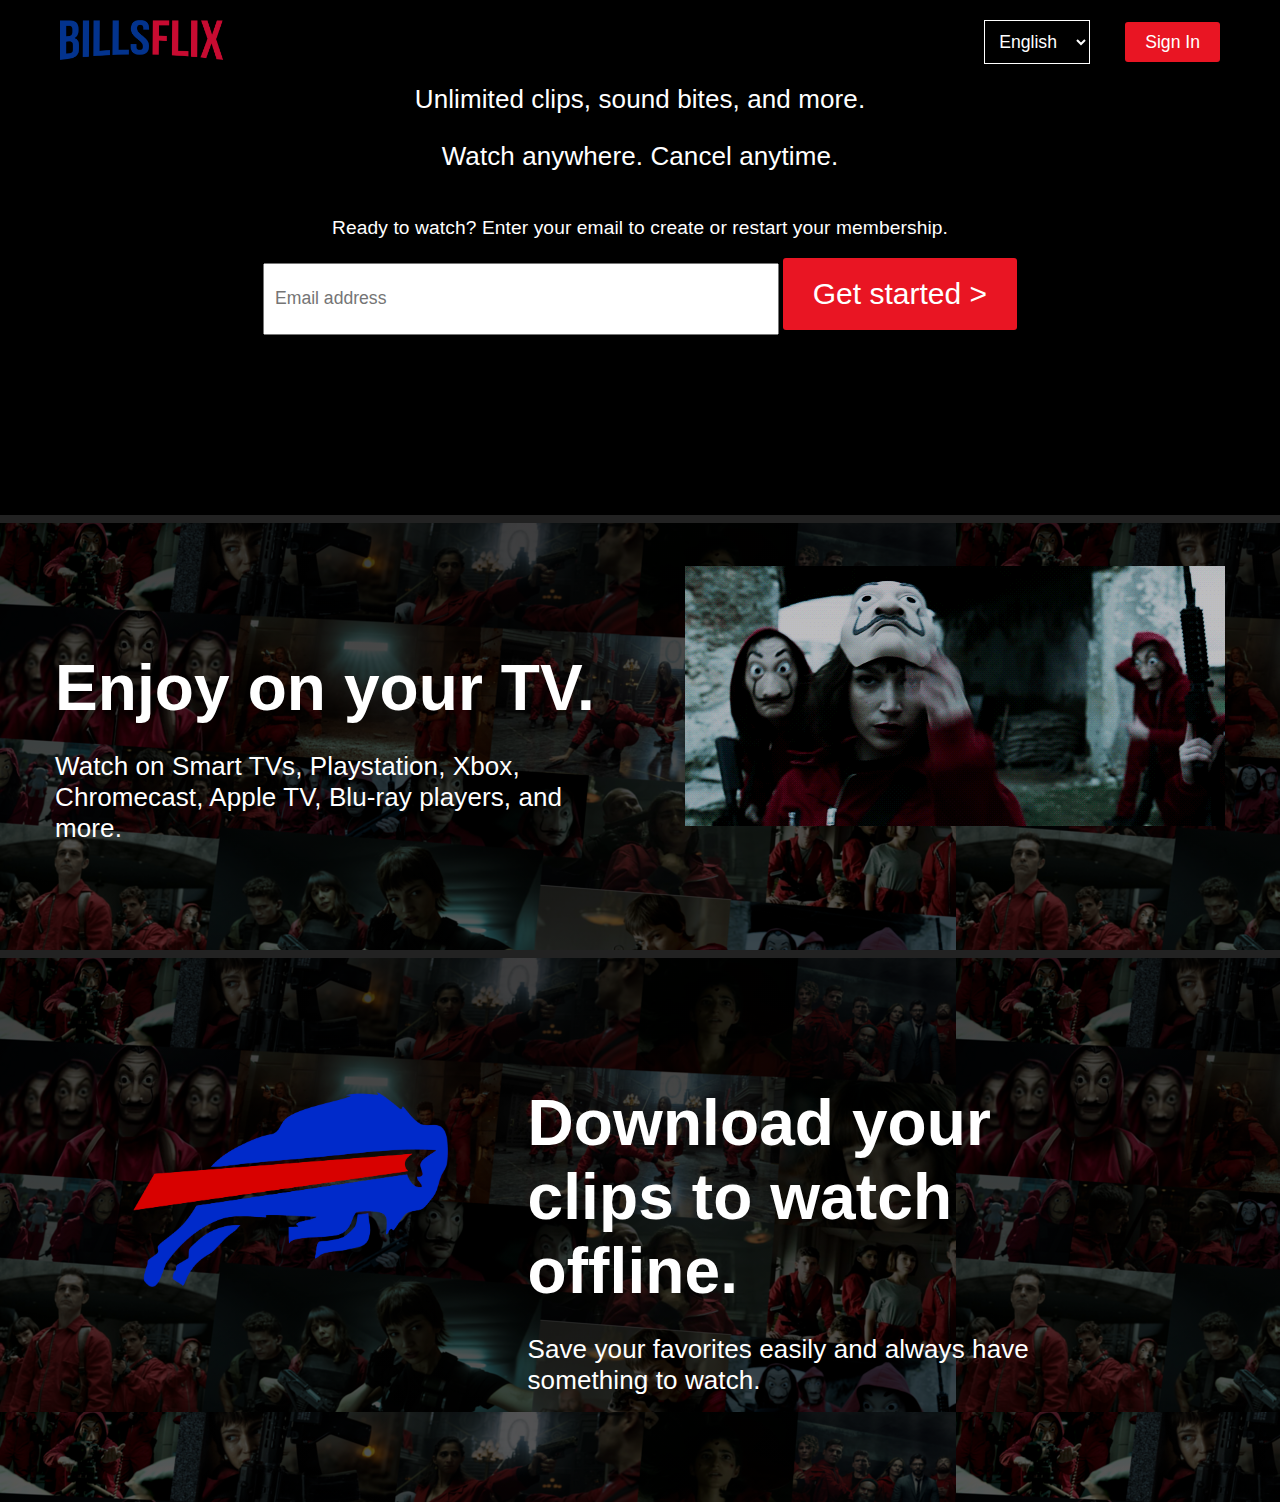
<file: index.html>
<!DOCTYPE html>
<html lang="en">
  <head>
    <meta charset="utf-8" />
    <title>“Billsflix - Watch Bills Clips Online”</title>
    <link rel="stylesheet" type="text/css" href="css/styles.css" />
    <link rel="stylesheet" type="text/css" href="css/imported.css" />
    <script>
      function swapGIF(elm) {
      elm.src = "images/touchdown.gif"; }
      function swapPNG(elm) {
      elm.src = "images/buffalo_bills.png";
      } 
    </script>
  </head>

  <body>
<section class="above-the-fold-container">
    <header>
      <nav class="flex-enabled">
        <a href="index.html">
          <img
            class="logo"
            src="images/BillsFlixLogo.png"
            alt="BillsFlix Logo"
          />
        </a>

        <div class="flex-enabled flex-right">
          <ul class="billsflix flex-enabled flex-right">
            <li>
              <select class="select-language">
                <option>English</option>
                <option>Español</option>
              </select>
            </li>
            <li>
              <button class="button-signin">Sign In</button>
            </li>
          </ul>
        </div>
      </nav>
    </header>
   <section class="flex-enabled flex-center flex-column">
    <h1 class="billsflix">Unlimited clips, sound bites, and more.</h1>
    <h3 class="billsflix">Watch anywhere. Cancel anytime.</h3>
    <h3 class="billsflix billsflix-subtitle">Ready to watch? Enter your email to create or restart your membership.</h3>
    <form class="felx-enabled flex-center" action="getstarted.html">
      <input type="email" class="input-email" placeholder="Email address" />
      <button type="submit" class="button-submit">Get started &gt;</button>
    </form>
  
  </section>
  </section>
<section class="container flex-enabled flex-center"> 
  <section class="flex-enabled flex-center flex-column" style="width: 550px; padding-right: 80px;"> <h1 class="billsflix billsflix-title flex-left">
    Enjoy on your TV.
    </h1>
    <h3 class="billsflix flex-left">
    Watch on Smart TVs, Playstation, Xbox, Chromecast, Apple TV, Blu-ray players, and more. </h3>
  </section>

<img src="images/original.gif" alt="tokyo">  
</section>

<section class="container flex-enabled flex-center">
  <img src="images/buffalo_bills.png" alt="buffalo bills" onmouseover="swapGIF(this)" onmouseout="swapPNG(this)" width="315"> <section class="flex-enabled flex-center flex-column" style="width: 620px; padding-left: 80px;">
  <h1 class="billsflix billsflix-title flex-left"> Download your clips to watch offline.
  </h1>
  <h3 class="billsflix flex-left">
  Save your favorites easily and always have something to watch. </h3>
  </section> 
</section>
  </body>
</html>
</file>
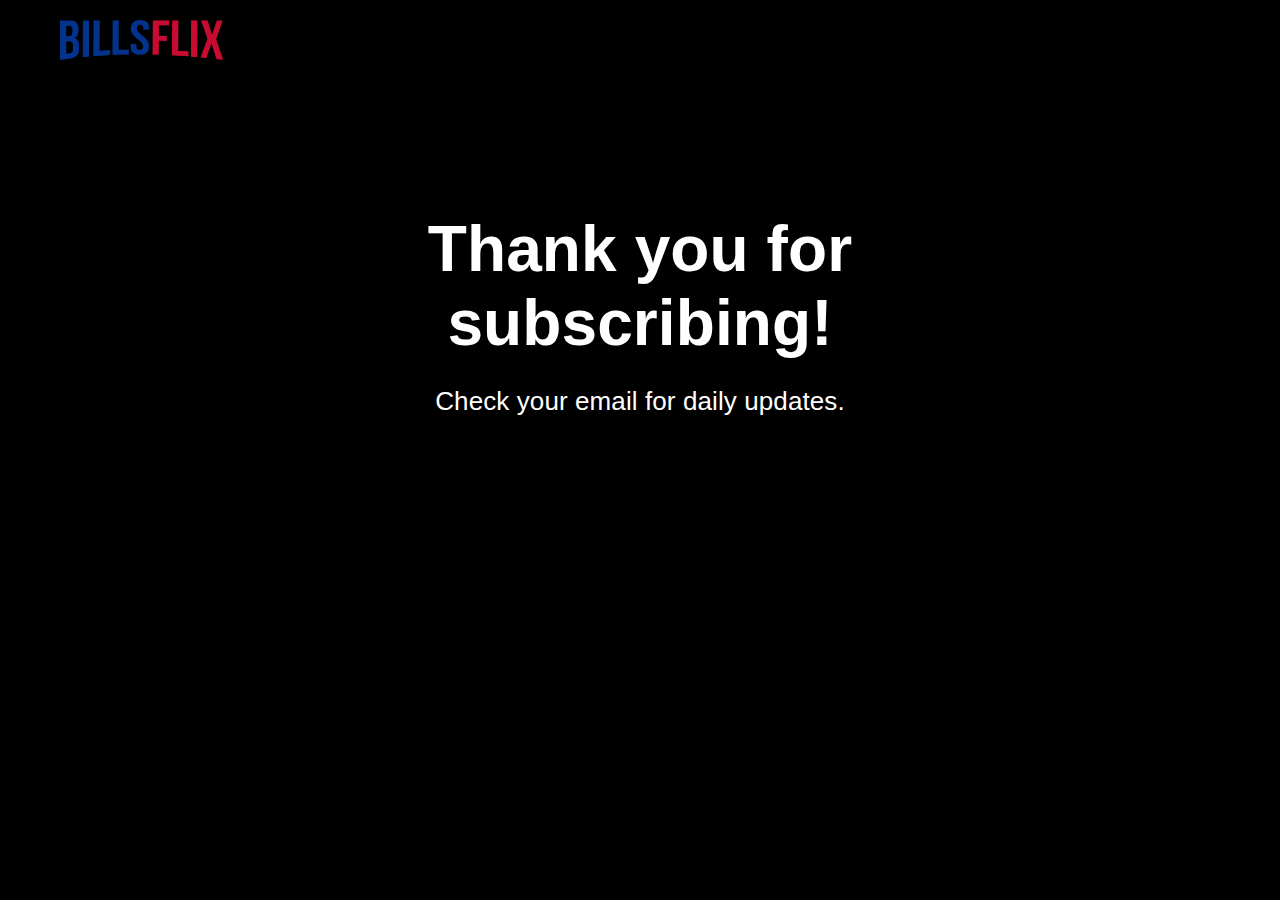
<file: getstarted.html>
<!DOCTYPE html> 
<html lang="en">
<head>
<meta charset="utf-8" />
<title>Billsflix - Thank you!</title>
<link rel="stylesheet" type="text/css" href="css/styles.css" /> <link rel="stylesheet" type="text/css" href="css/imported.css" />
</head>
<body> <header>
<nav class="flex-enabled"> <a href="index.html">
<img class="logo" src="images/BillsFlixLogo.png" alt="BillsFlix Logo" /> </a>
</nav>
</header>
<section class="flex-enabled flex-center flex-column">
<h1 class="billsflix billsflix-title">Thank you for subscribing!</h1>
<h3 class="billsflix">Check your email for daily updates.</h3> </section>
</body> 
</html>
</file>
<file: css/styles.css>
body {
    box-sizing: border-box;
    margin: 0px;
    color: white;
    font-size: 15px;
    font-weight: 100;
    font-style: normal; 
    background-color: black;
    width: 100%;
    height: 100vh; background-size: cover; background-position: center; margin: 0px;
    }


.logo {
    width: 164px; margin-left: 60px;
    }


.billsflix {
    text-align: center;
    max-width: 800px;
    font-family: "Netflix Sans", "Helvetica Neue", Helvetica, Arial, sans-serif; font-size: 1.625rem;
    font-weight: 400;
    letter-spacing: 0.1px;
     }

     
.above-the-fold-container{ width: 100vw; background-size: cover; padding-bottom: 180px;
     }


.container{ border-top: #222 solid 8px; padding-bottom: 80px;
    background-image: linear-gradient(
        rgba(0, 0, 0, 0.75),
        rgba(0, 0, 0, 0.65)), url("../images/backroundfinal.png"
        );
    }

.billsflix-title { margin-top: 2em; font-size: 4rem; font-weight: 700;
    }

.billsflix-subtitle { font-size: 1.2rem;
    }

.flex-left {
    align-self: flex-start; text-align: left;
    }


.input-email { height: 66px; min-width: 500px; color: #8c8c8c; font-size: 1.1rem; padding-left: 10px;
    }


.button-submit { height: 72px; padding: 0 1em; font-size: 1.875rem;
    }
</file>
<file: css/imported.css>
nav {
    padding: 20px 0px;
    }
    nav ul { padding-right: 60px;
    }
    h1, h2, ul { margin-block-start: 0; margin-block-end: 0;
    }
    button, select { color: #fff; font-size: 1.1rem; cursor: pointer;
    }
    button {
    background-color: #e91523; border: none; border-radius: 3px;
    }
    .button-signin { height: 40px; padding: 7px 20px;
    }
    .select-language {
    border-style: solid; border-color: #fff; background-color: transparent; padding: 10px 10px; margin-right: 35px;
    }
    ul{
    list-style: none;
    }
    .flex-enabled { display: flex;
    }
    .flex-column { flex-direction: column;
    }
    .flex-right {
    flex-direction: row;
    flex: 1;
    justify-content: flex-end; align-items: center;
    }
    .flex-center { align-items: center; justify-content: center;
    }
</file>
